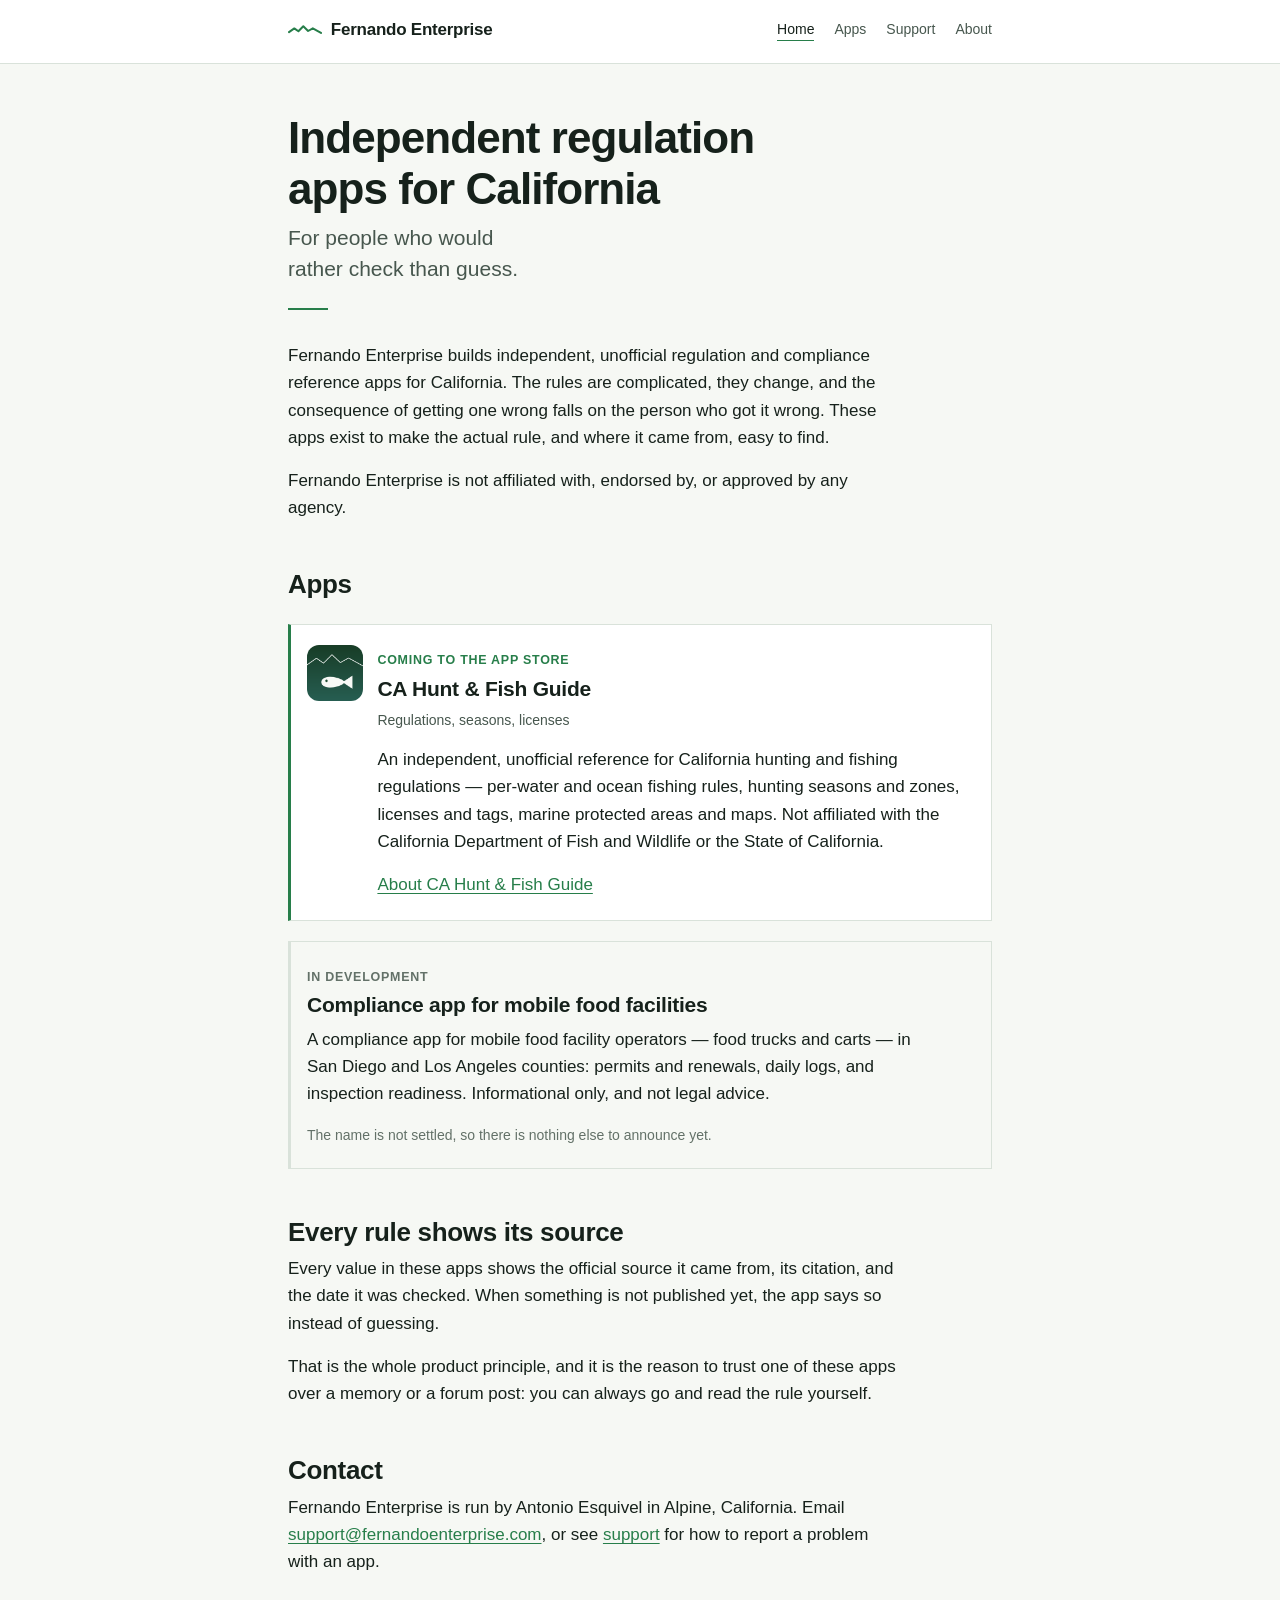
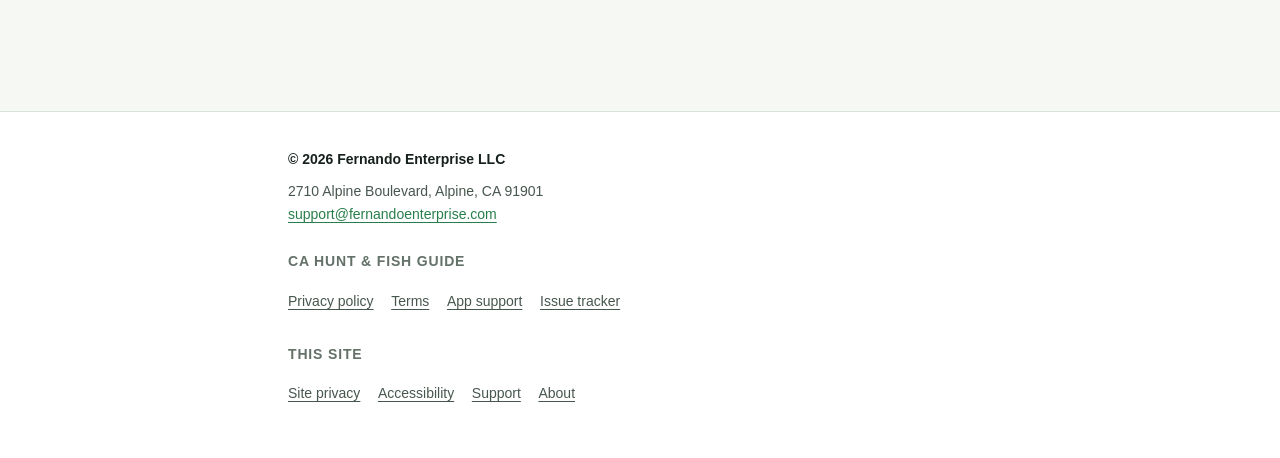
<file: index.html>
<!DOCTYPE html>
<html lang="en">
<head>
<meta charset="utf-8">
<meta name="viewport" content="width=device-width, initial-scale=1">
<title>Fernando Enterprise — California regulation reference apps</title>
<meta name="description" content="Fernando Enterprise builds independent, unofficial regulation and compliance reference apps for California. Every rule shows its official source, citation and check date.">
<link rel="canonical" href="https://fernandoenterprise.com/">
<meta property="og:type" content="website">
<meta property="og:site_name" content="Fernando Enterprise">
<meta property="og:title" content="Fernando Enterprise — California regulation reference apps">
<meta property="og:description" content="Fernando Enterprise builds independent, unofficial regulation and compliance reference apps for California. Every rule shows its official source, citation and check date.">
<meta property="og:url" content="https://fernandoenterprise.com/">
<meta property="og:image" content="https://fernandoenterprise.com/assets/og-image.png">
<meta property="og:image:width" content="1200">
<meta property="og:image:height" content="630">
<meta property="og:image:alt" content="Fernando Enterprise: independent regulation apps for California">
<meta name="twitter:card" content="summary_large_image">
<link rel="icon" href="/assets/favicon.svg" type="image/svg+xml">
<link rel="icon" href="/assets/favicon-32.png" sizes="32x32" type="image/png">
<link rel="apple-touch-icon" href="/apple-touch-icon.png">
<link rel="stylesheet" href="/assets/site.css">
</head>
<body>
<a class="skip" href="#main">Skip to content</a>

<header class="site-header">
  <div class="wrap">
    <a class="wordmark" href="/">
      <svg class="ridge" width="34" height="10" viewBox="-1 0 34 10" aria-hidden="true" focusable="false">
        <polyline points="0,7.1 5.3,3.4 9.4,6.3 14.3,1.3 19.1,6 23.8,3.3 32,7.9"/>
      </svg>
      Fernando Enterprise
    </a>
    <nav class="site-nav" aria-label="Main">
      <ul>
        <li><a href="/" aria-current="page">Home</a></li>
        <li><a href="/#apps">Apps</a></li>
        <li><a href="/support/">Support</a></li>
        <li><a href="/about/">About</a></li>
      </ul>
    </nav>
  </div>
</header>

<main id="main">
  <div class="wrap page">
    <h1>Independent regulation apps for California</h1>
    <p class="lede">For people who would rather check than guess.</p>
    <hr class="title-rule">

    <p>Fernando Enterprise builds independent, unofficial regulation and compliance
    reference apps for California. The rules are complicated, they change, and the
    consequence of getting one wrong falls on the person who got it wrong. These apps
    exist to make the actual rule, and where it came from, easy to find.</p>

    <p>Fernando Enterprise is not affiliated with, endorsed by, or approved by any agency.</p>

    <section class="section" id="apps" aria-labelledby="apps-h">
      <h2 id="apps-h">Apps</h2>

      <ul class="products">
        <li class="product">
          <div class="product-head">
            <img src="/assets/app-icon-192.png" width="56" height="56"
                 alt="CA Hunt &amp; Fish Guide app icon: a white fish beneath a ridge line on a green field.">
            <div class="product-body">
              <p class="status">Coming to the App Store</p>
              <h3>CA Hunt &amp; Fish Guide</h3>
              <p class="subtitle">Regulations, seasons, licenses</p>
              <p>An independent, unofficial reference for California hunting and fishing
              regulations — per-water and ocean fishing rules, hunting seasons and zones,
              licenses and tags, marine protected areas and maps. Not affiliated with the
              California Department of Fish and Wildlife or the State of California.</p>
              <p><a href="/apps/ca-hunt-fish-guide/">About CA Hunt &amp; Fish Guide</a></p>
            </div>
          </div>
        </li>

        <li class="product product--pending">
          <p class="status status--pending">In development</p>
          <h3>Compliance app for mobile food facilities</h3>
          <p>A compliance app for mobile food facility operators — food trucks and carts —
          in San Diego and Los Angeles counties: permits and renewals, daily logs, and
          inspection readiness. Informational only, and not legal advice.</p>
          <p class="note">The name is not settled, so there is nothing else to announce yet.</p>
        </li>
      </ul>
    </section>

    <section class="section" aria-labelledby="source-h">
      <h2 id="source-h">Every rule shows its source</h2>
      <p>Every value in these apps shows the official source it came from, its citation,
      and the date it was checked. When something is not published yet, the app says so
      instead of guessing.</p>
      <p>That is the whole product principle, and it is the reason to trust one of these
      apps over a memory or a forum post: you can always go and read the rule yourself.</p>
    </section>

    <section class="section" aria-labelledby="contact-h">
      <h2 id="contact-h">Contact</h2>
      <p>Fernando Enterprise is run by Antonio Esquivel in Alpine, California.
      Email <a href="mailto:support@fernandoenterprise.com">support@fernandoenterprise.com</a>,
      or see <a href="/support/">support</a> for how to report a problem with an app.</p>
    </section>
  </div>
</main>

<footer class="site-footer">
  <div class="wrap">
    <p class="legal">&copy; 2026 Fernando Enterprise LLC</p>
    <address>
      2710 Alpine Boulevard, Alpine, CA 91901<br>
      <a href="mailto:support@fernandoenterprise.com">support@fernandoenterprise.com</a>
    </address>

    <div class="footer-group">
      <h2>CA Hunt &amp; Fish Guide</h2>
      <ul class="footer-links">
        <li><a href="https://fernando-enterprise-llc.github.io/ca-hunt-fish-releases/privacy.html">Privacy policy</a></li>
        <li><a href="https://fernando-enterprise-llc.github.io/ca-hunt-fish-releases/terms.html">Terms</a></li>
        <li><a href="https://fernando-enterprise-llc.github.io/ca-hunt-fish-releases/support.html">App support</a></li>
        <li><a href="https://github.com/Fernando-Enterprise-LLC/ca-hunt-fish-releases/issues">Issue tracker</a></li>
      </ul>
    </div>

    <div class="footer-group">
      <h2>This site</h2>
      <ul class="footer-links">
        <li><a href="/privacy/">Site privacy</a></li>
        <li><a href="/accessibility/">Accessibility</a></li>
        <li><a href="/support/">Support</a></li>
        <li><a href="/about/">About</a></li>
      </ul>
    </div>
  </div>
</footer>
</body>
</html>
</file>
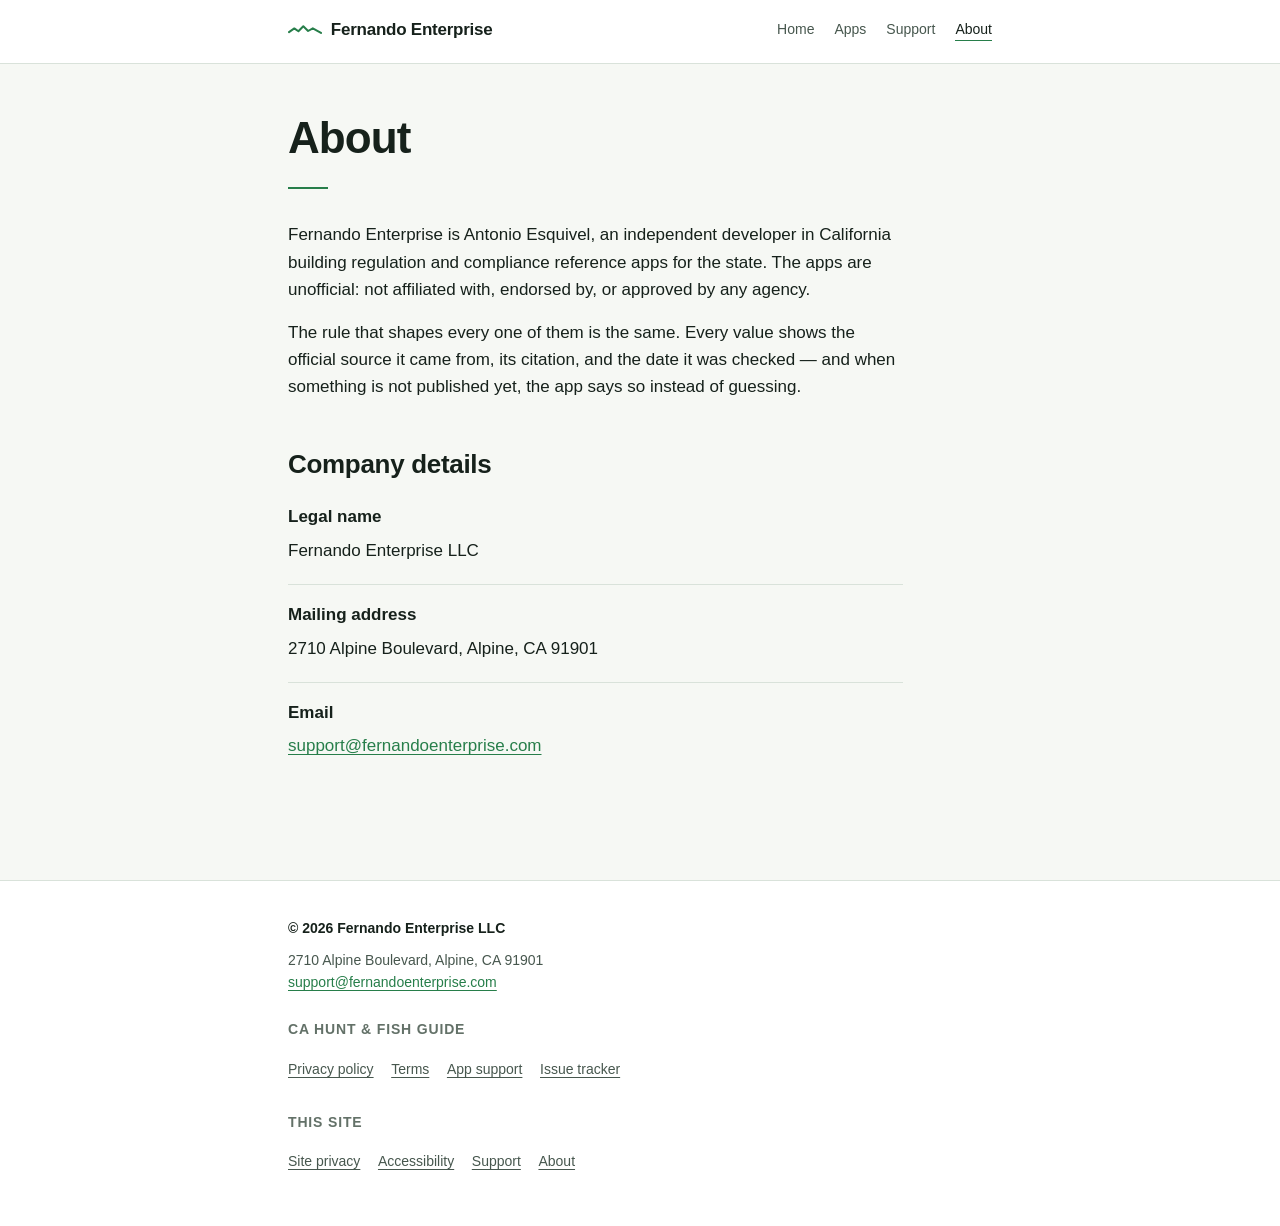
<file: about/index.html>
<!DOCTYPE html>
<html lang="en">
<head>
<meta charset="utf-8">
<meta name="viewport" content="width=device-width, initial-scale=1">
<title>About — Fernando Enterprise</title>
<meta name="description" content="Fernando Enterprise is Antonio Esquivel, an independent developer in California building regulation and compliance reference apps that show their sources.">
<link rel="canonical" href="https://fernandoenterprise.com/about/">
<meta property="og:type" content="website">
<meta property="og:site_name" content="Fernando Enterprise">
<meta property="og:title" content="About — Fernando Enterprise">
<meta property="og:description" content="Fernando Enterprise is Antonio Esquivel, an independent developer in California building regulation and compliance reference apps that show their sources.">
<meta property="og:url" content="https://fernandoenterprise.com/about/">
<meta property="og:image" content="https://fernandoenterprise.com/assets/og-image.png">
<meta property="og:image:width" content="1200">
<meta property="og:image:height" content="630">
<meta property="og:image:alt" content="Fernando Enterprise: independent regulation apps for California">
<meta name="twitter:card" content="summary_large_image">
<link rel="icon" href="/assets/favicon.svg" type="image/svg+xml">
<link rel="icon" href="/assets/favicon-32.png" sizes="32x32" type="image/png">
<link rel="apple-touch-icon" href="/apple-touch-icon.png">
<link rel="stylesheet" href="/assets/site.css">
</head>
<body>
<a class="skip" href="#main">Skip to content</a>

<header class="site-header">
  <div class="wrap">
    <a class="wordmark" href="/">
      <svg class="ridge" width="34" height="10" viewBox="-1 0 34 10" aria-hidden="true" focusable="false">
        <polyline points="0,7.1 5.3,3.4 9.4,6.3 14.3,1.3 19.1,6 23.8,3.3 32,7.9"/>
      </svg>
      Fernando Enterprise
    </a>
    <nav class="site-nav" aria-label="Main">
      <ul>
        <li><a href="/">Home</a></li>
        <li><a href="/#apps">Apps</a></li>
        <li><a href="/support/">Support</a></li>
        <li><a href="/about/" aria-current="page">About</a></li>
      </ul>
    </nav>
  </div>
</header>

<main id="main">
  <div class="wrap page">
    <h1>About</h1>
    <hr class="title-rule">

    <p>Fernando Enterprise is Antonio Esquivel, an independent developer in California
    building regulation and compliance reference apps for the state. The apps are
    unofficial: not affiliated with, endorsed by, or approved by any agency.</p>

    <p>The rule that shapes every one of them is the same. Every value shows the official
    source it came from, its citation, and the date it was checked — and when something
    is not published yet, the app says so instead of guessing.</p>

    <section class="section" aria-labelledby="details-h">
      <h2 id="details-h">Company details</h2>
      <dl class="tiers">
        <dt>Legal name</dt>
        <dd>Fernando Enterprise LLC</dd>

        <dt>Mailing address</dt>
        <dd><address>2710 Alpine Boulevard, Alpine, CA 91901</address></dd>

        <dt>Email</dt>
        <dd><a href="mailto:support@fernandoenterprise.com">support@fernandoenterprise.com</a></dd>
      </dl>
    </section>
  </div>
</main>

<footer class="site-footer">
  <div class="wrap">
    <p class="legal">&copy; 2026 Fernando Enterprise LLC</p>
    <address>
      2710 Alpine Boulevard, Alpine, CA 91901<br>
      <a href="mailto:support@fernandoenterprise.com">support@fernandoenterprise.com</a>
    </address>

    <div class="footer-group">
      <h2>CA Hunt &amp; Fish Guide</h2>
      <ul class="footer-links">
        <li><a href="https://fernando-enterprise-llc.github.io/ca-hunt-fish-releases/privacy.html">Privacy policy</a></li>
        <li><a href="https://fernando-enterprise-llc.github.io/ca-hunt-fish-releases/terms.html">Terms</a></li>
        <li><a href="https://fernando-enterprise-llc.github.io/ca-hunt-fish-releases/support.html">App support</a></li>
        <li><a href="https://github.com/Fernando-Enterprise-LLC/ca-hunt-fish-releases/issues">Issue tracker</a></li>
      </ul>
    </div>

    <div class="footer-group">
      <h2>This site</h2>
      <ul class="footer-links">
        <li><a href="/privacy/">Site privacy</a></li>
        <li><a href="/accessibility/">Accessibility</a></li>
        <li><a href="/support/">Support</a></li>
        <li><a href="/about/">About</a></li>
      </ul>
    </div>
  </div>
</footer>
</body>
</html>
</file>
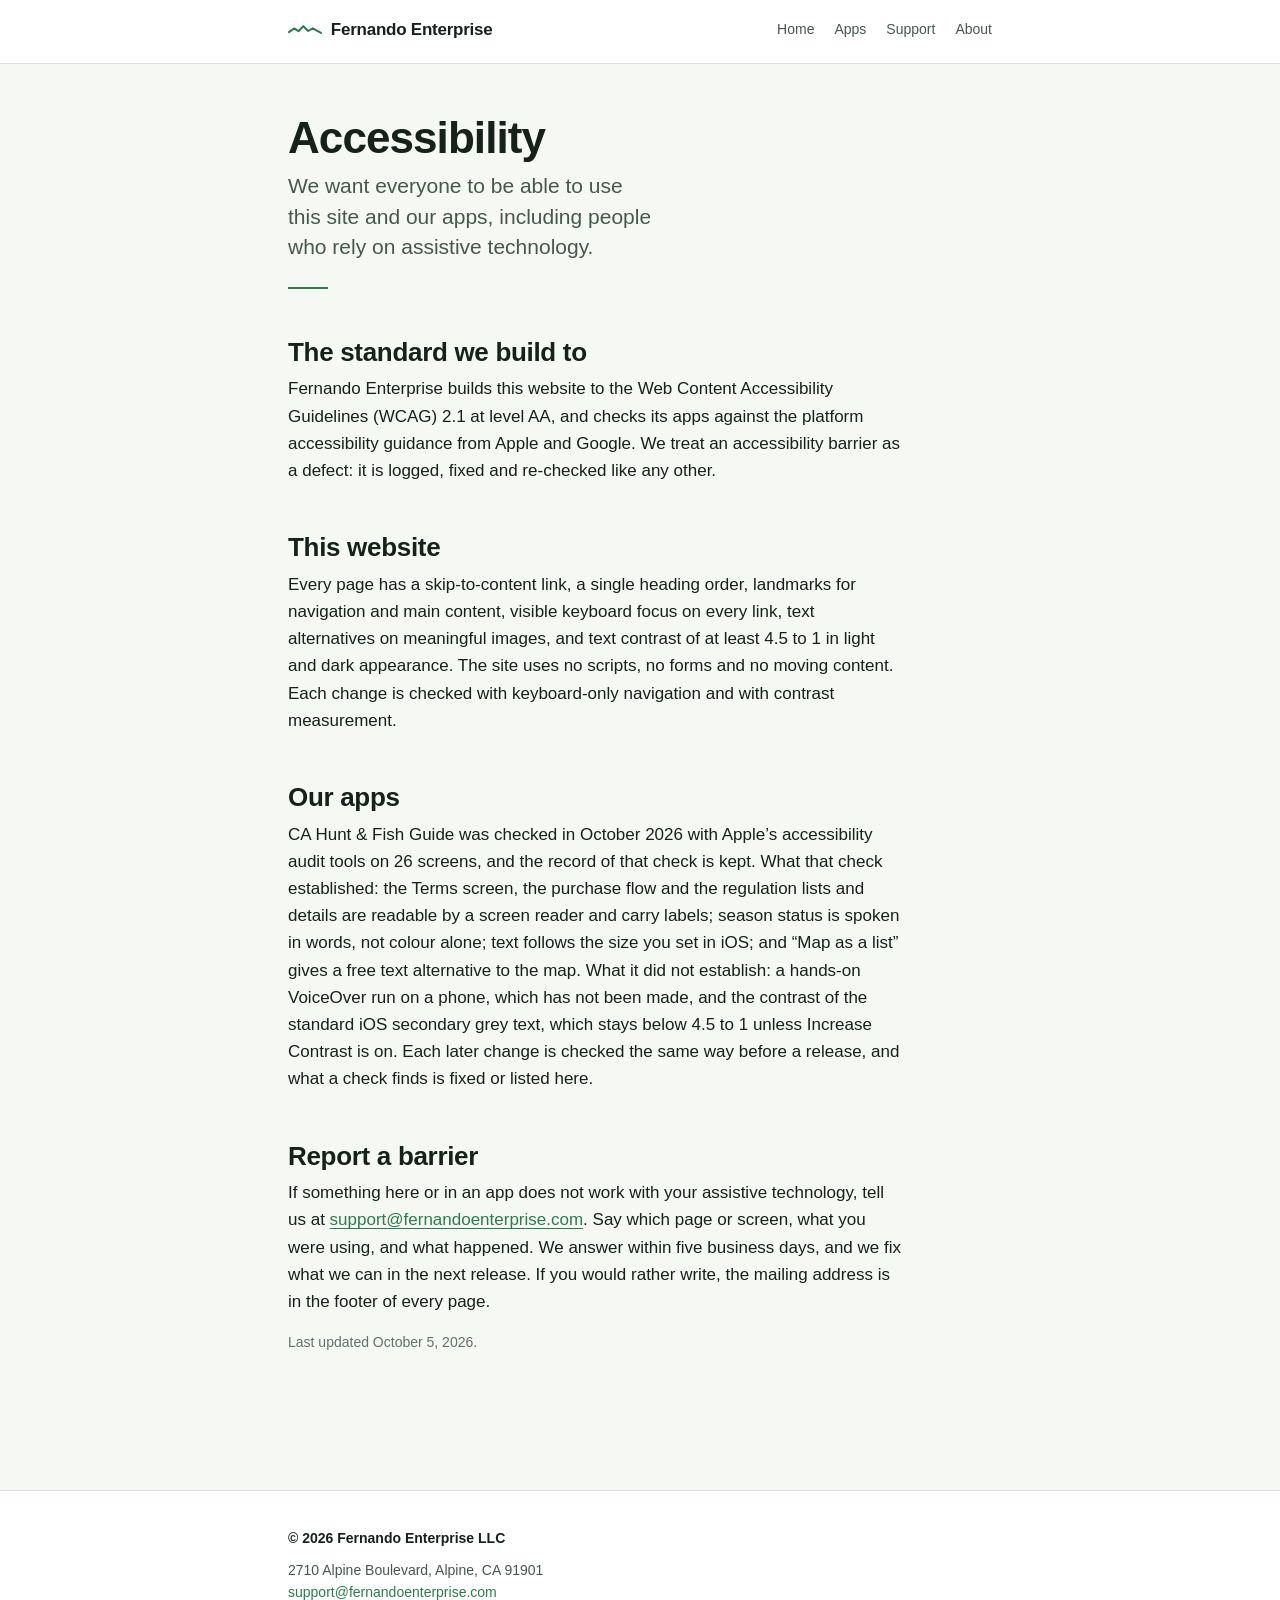
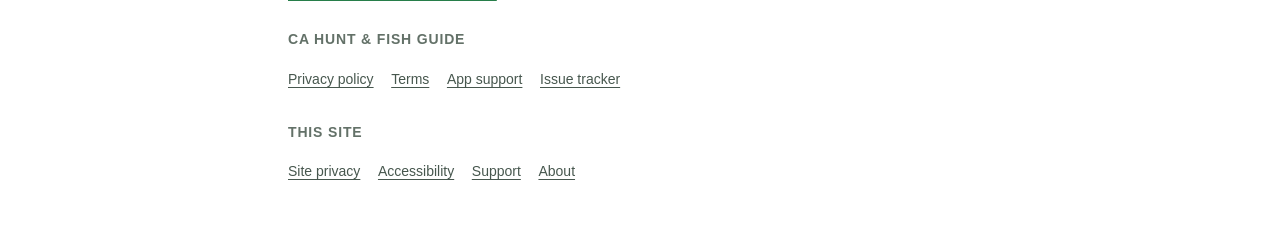
<file: accessibility/index.html>
<!DOCTYPE html>
<html lang="en">
<head>
<meta charset="utf-8">
<meta name="viewport" content="width=device-width, initial-scale=1">
<title>Accessibility — Fernando Enterprise</title>
<meta name="description" content="The accessibility statement for fernandoenterprise.com and the apps Fernando Enterprise publishes: the standard we build to, what has been checked, and how to report a barrier.">
<link rel="canonical" href="https://fernandoenterprise.com/accessibility/">
<meta property="og:type" content="website">
<meta property="og:site_name" content="Fernando Enterprise">
<meta property="og:title" content="Accessibility — Fernando Enterprise">
<meta property="og:description" content="The accessibility statement for fernandoenterprise.com and the apps Fernando Enterprise publishes: the standard we build to, what has been checked, and how to report a barrier.">
<meta property="og:url" content="https://fernandoenterprise.com/accessibility/">
<meta property="og:image" content="https://fernandoenterprise.com/assets/og-image.png">
<meta property="og:image:width" content="1200">
<meta property="og:image:height" content="630">
<meta property="og:image:alt" content="Fernando Enterprise: independent regulation apps for California">
<meta name="twitter:card" content="summary_large_image">
<link rel="icon" href="/assets/favicon.svg" type="image/svg+xml">
<link rel="icon" href="/assets/favicon-32.png" sizes="32x32" type="image/png">
<link rel="apple-touch-icon" href="/apple-touch-icon.png">
<link rel="stylesheet" href="/assets/site.css">
</head>
<body>
<a class="skip" href="#main">Skip to content</a>

<header class="site-header">
  <div class="wrap">
    <a class="wordmark" href="/">
      <svg class="ridge" width="34" height="10" viewBox="-1 0 34 10" aria-hidden="true" focusable="false">
        <polyline points="0,7.1 5.3,3.4 9.4,6.3 14.3,1.3 19.1,6 23.8,3.3 32,7.9"/>
      </svg>
      Fernando Enterprise
    </a>
    <nav class="site-nav" aria-label="Main">
      <ul>
        <li><a href="/">Home</a></li>
        <li><a href="/#apps">Apps</a></li>
        <li><a href="/support/">Support</a></li>
        <li><a href="/about/">About</a></li>
      </ul>
    </nav>
  </div>
</header>

<main id="main">
  <div class="wrap page">
    <h1>Accessibility</h1>
    <p class="lede">We want everyone to be able to use this site and our apps, including people who rely on assistive technology.</p>
    <hr class="title-rule">

    <section class="section" aria-labelledby="standard-h">
      <h2 id="standard-h">The standard we build to</h2>
      <p>Fernando Enterprise builds this website to the Web Content Accessibility Guidelines
      (WCAG) 2.1 at level AA, and checks its apps against the platform accessibility guidance from
      Apple and Google. We treat an accessibility barrier as a defect: it is logged, fixed
      and re-checked like any other.</p>
    </section>

    <section class="section" aria-labelledby="site-h">
      <h2 id="site-h">This website</h2>
      <p>Every page has a skip-to-content link, a single heading order, landmarks for
      navigation and main content, visible keyboard focus on every link, text alternatives
      on meaningful images, and text contrast of at least 4.5 to 1 in light and dark
      appearance. The site uses no scripts, no forms and no moving content. Each change is
      checked with keyboard-only navigation and with contrast measurement.</p>
    </section>

    <section class="section" aria-labelledby="apps-h">
      <h2 id="apps-h">Our apps</h2>
      <p>CA Hunt &amp; Fish Guide was checked in October 2026 with Apple&rsquo;s accessibility audit
      tools on 26 screens, and the record of that check is kept. What that check established:
      the Terms screen, the purchase flow and the regulation lists and details are readable by a
      screen reader and carry labels; season status is spoken in words, not colour alone; text
      follows the size you set in iOS; and &ldquo;Map as a list&rdquo; gives a free text alternative
      to the map. What it did not establish: a hands-on VoiceOver run on a phone, which has not
      been made, and the contrast of the standard iOS secondary grey text, which stays below
      4.5 to 1 unless Increase Contrast is on. Each later change is checked the same way before
      a release, and what a check finds is fixed or listed here.</p>
    </section>

    <section class="section" aria-labelledby="report-h">
      <h2 id="report-h">Report a barrier</h2>
      <p>If something here or in an app does not work with your assistive technology, tell
      us at <a href="mailto:support@fernandoenterprise.com">support@fernandoenterprise.com</a>.
      Say which page or screen, what you were using, and what happened. We answer within
      five business days, and we fix what we can in the next release. If you would rather
      write, the mailing address is in the footer of every page.</p>
    </section>

    <p class="note">Last updated October 5, 2026.</p>
  </div>
</main>

<footer class="site-footer">
  <div class="wrap">
    <p class="legal">&copy; 2026 Fernando Enterprise LLC</p>
    <address>
      2710 Alpine Boulevard, Alpine, CA 91901<br>
      <a href="mailto:support@fernandoenterprise.com">support@fernandoenterprise.com</a>
    </address>

    <div class="footer-group">
      <h2>CA Hunt &amp; Fish Guide</h2>
      <ul class="footer-links">
        <li><a href="https://fernando-enterprise-llc.github.io/ca-hunt-fish-releases/privacy.html">Privacy policy</a></li>
        <li><a href="https://fernando-enterprise-llc.github.io/ca-hunt-fish-releases/terms.html">Terms</a></li>
        <li><a href="https://fernando-enterprise-llc.github.io/ca-hunt-fish-releases/support.html">App support</a></li>
        <li><a href="https://github.com/Fernando-Enterprise-LLC/ca-hunt-fish-releases/issues">Issue tracker</a></li>
      </ul>
    </div>

    <div class="footer-group">
      <h2>This site</h2>
      <ul class="footer-links">
        <li><a href="/privacy/">Site privacy</a></li>
        <li><a href="/accessibility/">Accessibility</a></li>
        <li><a href="/support/">Support</a></li>
        <li><a href="/about/">About</a></li>
      </ul>
    </div>
  </div>
</footer>
</body>
</html>
</file>
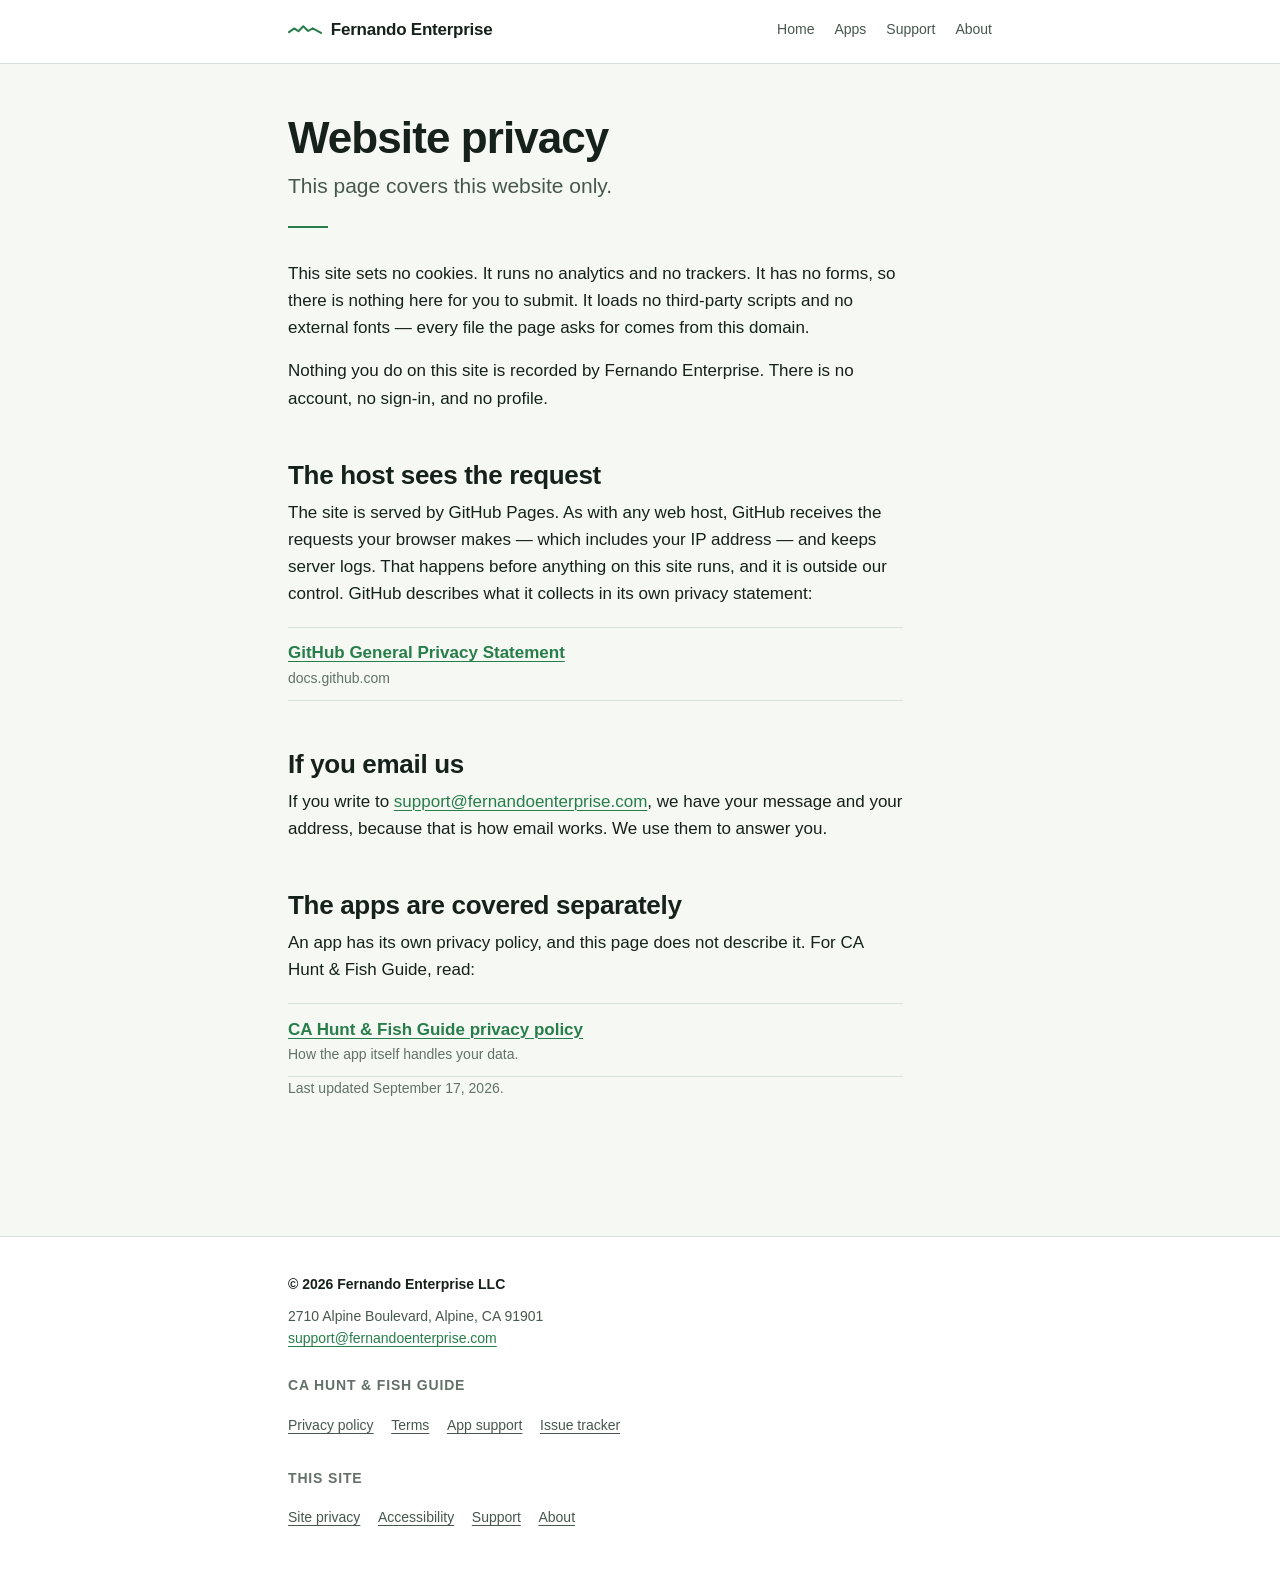
<file: privacy/index.html>
<!DOCTYPE html>
<html lang="en">
<head>
<meta charset="utf-8">
<meta name="viewport" content="width=device-width, initial-scale=1">
<title>Website privacy — Fernando Enterprise</title>
<meta name="description" content="The privacy statement for fernandoenterprise.com: no cookies, no analytics, no forms, no third-party scripts. GitHub Pages hosts the site and receives the request logs.">
<link rel="canonical" href="https://fernandoenterprise.com/privacy/">
<meta property="og:type" content="website">
<meta property="og:site_name" content="Fernando Enterprise">
<meta property="og:title" content="Website privacy — Fernando Enterprise">
<meta property="og:description" content="The privacy statement for fernandoenterprise.com: no cookies, no analytics, no forms, no third-party scripts. GitHub Pages hosts the site and receives the request logs.">
<meta property="og:url" content="https://fernandoenterprise.com/privacy/">
<meta property="og:image" content="https://fernandoenterprise.com/assets/og-image.png">
<meta property="og:image:width" content="1200">
<meta property="og:image:height" content="630">
<meta property="og:image:alt" content="Fernando Enterprise: independent regulation apps for California">
<meta name="twitter:card" content="summary_large_image">
<link rel="icon" href="/assets/favicon.svg" type="image/svg+xml">
<link rel="icon" href="/assets/favicon-32.png" sizes="32x32" type="image/png">
<link rel="apple-touch-icon" href="/apple-touch-icon.png">
<link rel="stylesheet" href="/assets/site.css">
</head>
<body>
<a class="skip" href="#main">Skip to content</a>

<header class="site-header">
  <div class="wrap">
    <a class="wordmark" href="/">
      <svg class="ridge" width="34" height="10" viewBox="-1 0 34 10" aria-hidden="true" focusable="false">
        <polyline points="0,7.1 5.3,3.4 9.4,6.3 14.3,1.3 19.1,6 23.8,3.3 32,7.9"/>
      </svg>
      Fernando Enterprise
    </a>
    <nav class="site-nav" aria-label="Main">
      <ul>
        <li><a href="/">Home</a></li>
        <li><a href="/#apps">Apps</a></li>
        <li><a href="/support/">Support</a></li>
        <li><a href="/about/">About</a></li>
      </ul>
    </nav>
  </div>
</header>

<main id="main">
  <div class="wrap page">
    <h1>Website privacy</h1>
    <p class="lede">This page covers this website only.</p>
    <hr class="title-rule">

    <p>This site sets no cookies. It runs no analytics and no trackers. It has no forms,
    so there is nothing here for you to submit. It loads no third-party scripts and no
    external fonts — every file the page asks for comes from this domain.</p>

    <p>Nothing you do on this site is recorded by Fernando Enterprise. There is no
    account, no sign-in, and no profile.</p>

    <section class="section" aria-labelledby="host-h">
      <h2 id="host-h">The host sees the request</h2>
      <p>The site is served by GitHub Pages. As with any web host, GitHub receives the
      requests your browser makes — which includes your IP address — and keeps server
      logs. That happens before anything on this site runs, and it is outside our
      control. GitHub describes what it collects in its own privacy statement:</p>
      <ul class="linklist">
        <li><a href="https://docs.github.com/en/site-policy/privacy-policies/github-general-privacy-statement">GitHub General Privacy Statement</a>
            <span>docs.github.com</span></li>
      </ul>
    </section>

    <section class="section" aria-labelledby="mail-h">
      <h2 id="mail-h">If you email us</h2>
      <p>If you write to <a href="mailto:support@fernandoenterprise.com">support@fernandoenterprise.com</a>,
      we have your message and your address, because that is how email works. We use them
      to answer you.</p>
    </section>

    <section class="section" aria-labelledby="app-h">
      <h2 id="app-h">The apps are covered separately</h2>
      <p>An app has its own privacy policy, and this page does not describe it.
      For CA Hunt &amp; Fish Guide, read:</p>
      <ul class="linklist">
        <li><a href="https://fernando-enterprise-llc.github.io/ca-hunt-fish-releases/privacy.html">CA Hunt &amp; Fish Guide privacy policy</a>
            <span>How the app itself handles your data.</span></li>
      </ul>
    </section>

    <p class="note">Last updated September 17, 2026.</p>
  </div>
</main>

<footer class="site-footer">
  <div class="wrap">
    <p class="legal">&copy; 2026 Fernando Enterprise LLC</p>
    <address>
      2710 Alpine Boulevard, Alpine, CA 91901<br>
      <a href="mailto:support@fernandoenterprise.com">support@fernandoenterprise.com</a>
    </address>

    <div class="footer-group">
      <h2>CA Hunt &amp; Fish Guide</h2>
      <ul class="footer-links">
        <li><a href="https://fernando-enterprise-llc.github.io/ca-hunt-fish-releases/privacy.html">Privacy policy</a></li>
        <li><a href="https://fernando-enterprise-llc.github.io/ca-hunt-fish-releases/terms.html">Terms</a></li>
        <li><a href="https://fernando-enterprise-llc.github.io/ca-hunt-fish-releases/support.html">App support</a></li>
        <li><a href="https://github.com/Fernando-Enterprise-LLC/ca-hunt-fish-releases/issues">Issue tracker</a></li>
      </ul>
    </div>

    <div class="footer-group">
      <h2>This site</h2>
      <ul class="footer-links">
        <li><a href="/privacy/">Site privacy</a></li>
        <li><a href="/accessibility/">Accessibility</a></li>
        <li><a href="/support/">Support</a></li>
        <li><a href="/about/">About</a></li>
      </ul>
    </div>
  </div>
</footer>
</body>
</html>
</file>
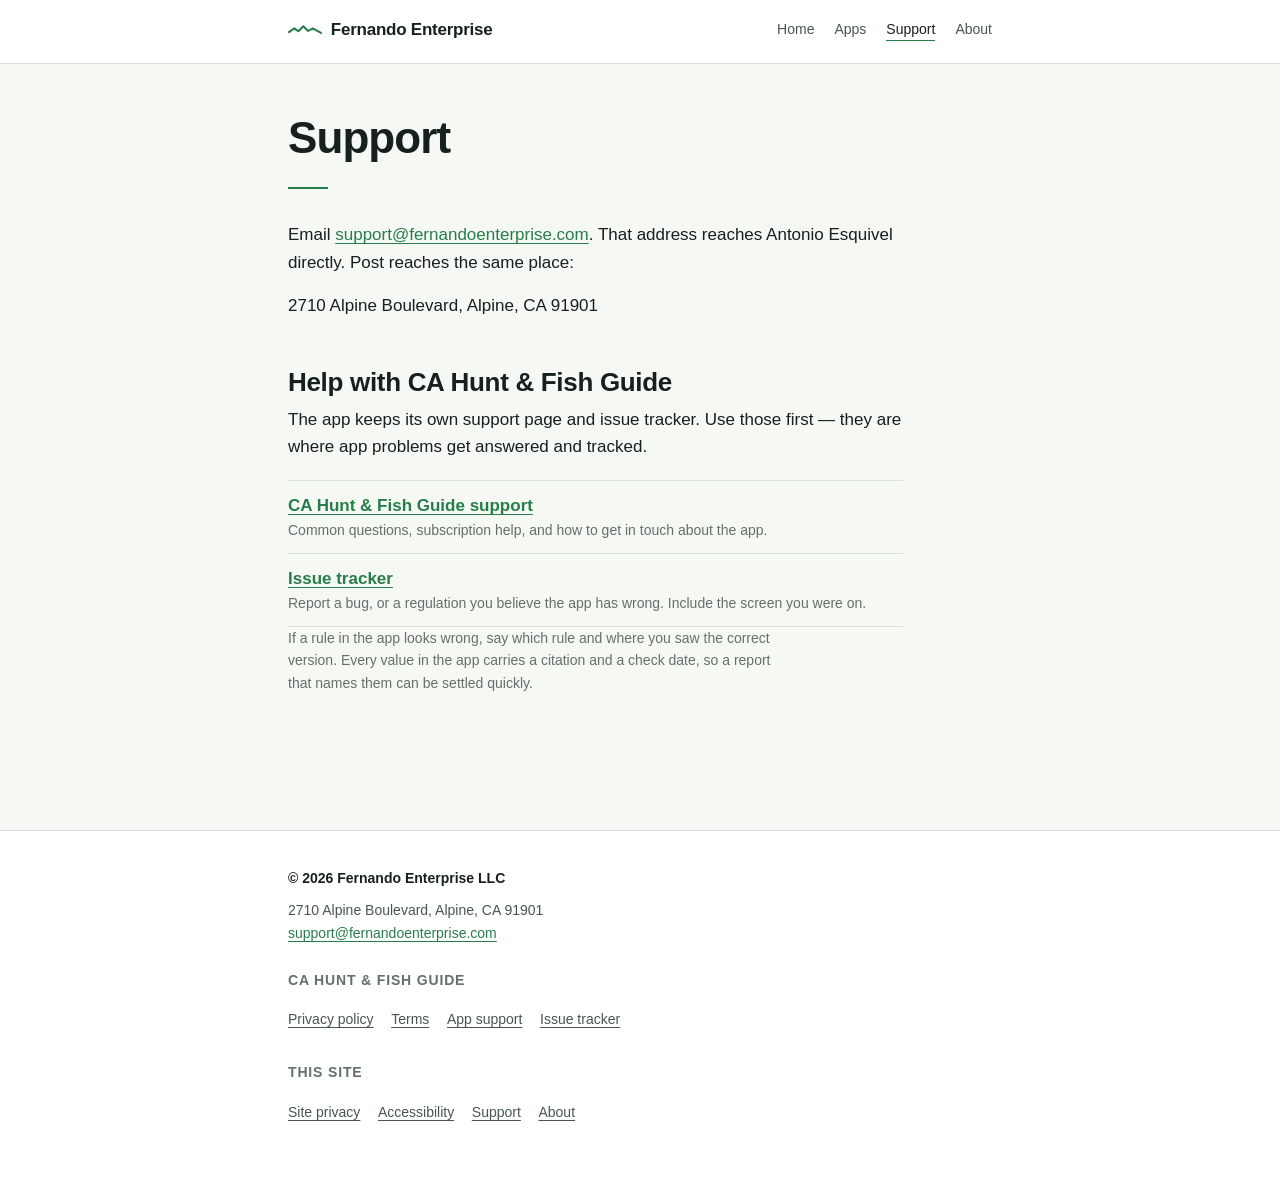
<file: support/index.html>
<!DOCTYPE html>
<html lang="en">
<head>
<meta charset="utf-8">
<meta name="viewport" content="width=device-width, initial-scale=1">
<title>Support — Fernando Enterprise</title>
<meta name="description" content="How to reach Fernando Enterprise: email support@fernandoenterprise.com, or use the CA Hunt &amp; Fish Guide support page and issue tracker for app problems.">
<link rel="canonical" href="https://fernandoenterprise.com/support/">
<meta property="og:type" content="website">
<meta property="og:site_name" content="Fernando Enterprise">
<meta property="og:title" content="Support — Fernando Enterprise">
<meta property="og:description" content="How to reach Fernando Enterprise: email support@fernandoenterprise.com, or use the CA Hunt &amp; Fish Guide support page and issue tracker for app problems.">
<meta property="og:url" content="https://fernandoenterprise.com/support/">
<meta property="og:image" content="https://fernandoenterprise.com/assets/og-image.png">
<meta property="og:image:width" content="1200">
<meta property="og:image:height" content="630">
<meta property="og:image:alt" content="Fernando Enterprise: independent regulation apps for California">
<meta name="twitter:card" content="summary_large_image">
<link rel="icon" href="/assets/favicon.svg" type="image/svg+xml">
<link rel="icon" href="/assets/favicon-32.png" sizes="32x32" type="image/png">
<link rel="apple-touch-icon" href="/apple-touch-icon.png">
<link rel="stylesheet" href="/assets/site.css">
</head>
<body>
<a class="skip" href="#main">Skip to content</a>

<header class="site-header">
  <div class="wrap">
    <a class="wordmark" href="/">
      <svg class="ridge" width="34" height="10" viewBox="-1 0 34 10" aria-hidden="true" focusable="false">
        <polyline points="0,7.1 5.3,3.4 9.4,6.3 14.3,1.3 19.1,6 23.8,3.3 32,7.9"/>
      </svg>
      Fernando Enterprise
    </a>
    <nav class="site-nav" aria-label="Main">
      <ul>
        <li><a href="/">Home</a></li>
        <li><a href="/#apps">Apps</a></li>
        <li><a href="/support/" aria-current="page">Support</a></li>
        <li><a href="/about/">About</a></li>
      </ul>
    </nav>
  </div>
</header>

<main id="main">
  <div class="wrap page">
    <h1>Support</h1>
    <hr class="title-rule">

    <p>Email <a href="mailto:support@fernandoenterprise.com">support@fernandoenterprise.com</a>.
    That address reaches Antonio Esquivel directly. Post reaches the same place:</p>

    <address>2710 Alpine Boulevard, Alpine, CA 91901</address>

    <section class="section" aria-labelledby="app-h">
      <h2 id="app-h">Help with CA Hunt &amp; Fish Guide</h2>
      <p>The app keeps its own support page and issue tracker. Use those first —
      they are where app problems get answered and tracked.</p>
      <ul class="linklist">
        <li><a href="https://fernando-enterprise-llc.github.io/ca-hunt-fish-releases/support.html">CA Hunt &amp; Fish Guide support</a>
            <span>Common questions, subscription help, and how to get in touch about the app.</span></li>
        <li><a href="https://github.com/Fernando-Enterprise-LLC/ca-hunt-fish-releases/issues">Issue tracker</a>
            <span>Report a bug, or a regulation you believe the app has wrong. Include the screen you were on.</span></li>
      </ul>
      <p class="note">If a rule in the app looks wrong, say which rule and where you
      saw the correct version. Every value in the app carries a citation and a check
      date, so a report that names them can be settled quickly.</p>
    </section>
  </div>
</main>

<footer class="site-footer">
  <div class="wrap">
    <p class="legal">&copy; 2026 Fernando Enterprise LLC</p>
    <address>
      2710 Alpine Boulevard, Alpine, CA 91901<br>
      <a href="mailto:support@fernandoenterprise.com">support@fernandoenterprise.com</a>
    </address>

    <div class="footer-group">
      <h2>CA Hunt &amp; Fish Guide</h2>
      <ul class="footer-links">
        <li><a href="https://fernando-enterprise-llc.github.io/ca-hunt-fish-releases/privacy.html">Privacy policy</a></li>
        <li><a href="https://fernando-enterprise-llc.github.io/ca-hunt-fish-releases/terms.html">Terms</a></li>
        <li><a href="https://fernando-enterprise-llc.github.io/ca-hunt-fish-releases/support.html">App support</a></li>
        <li><a href="https://github.com/Fernando-Enterprise-LLC/ca-hunt-fish-releases/issues">Issue tracker</a></li>
      </ul>
    </div>

    <div class="footer-group">
      <h2>This site</h2>
      <ul class="footer-links">
        <li><a href="/privacy/">Site privacy</a></li>
        <li><a href="/accessibility/">Accessibility</a></li>
        <li><a href="/support/">Support</a></li>
        <li><a href="/about/">About</a></li>
      </ul>
    </div>
  </div>
</footer>
</body>
</html>
</file>
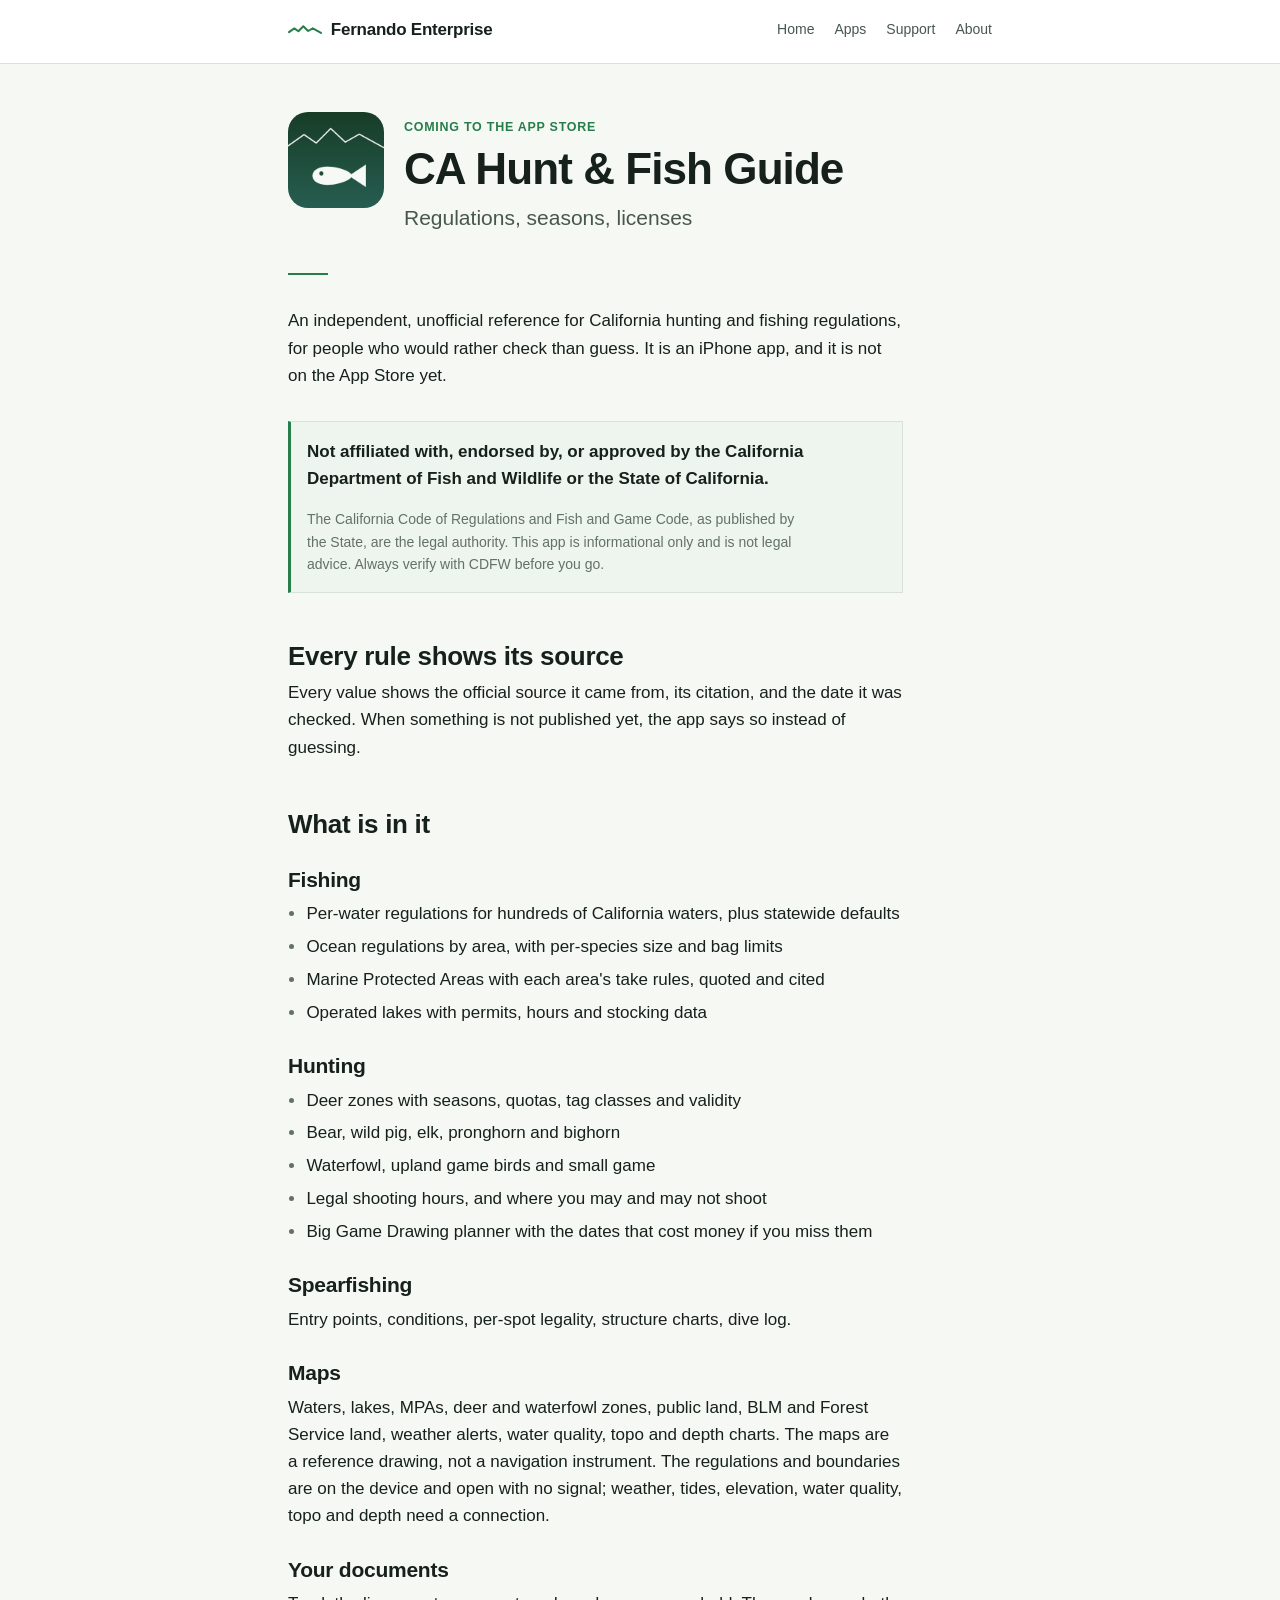
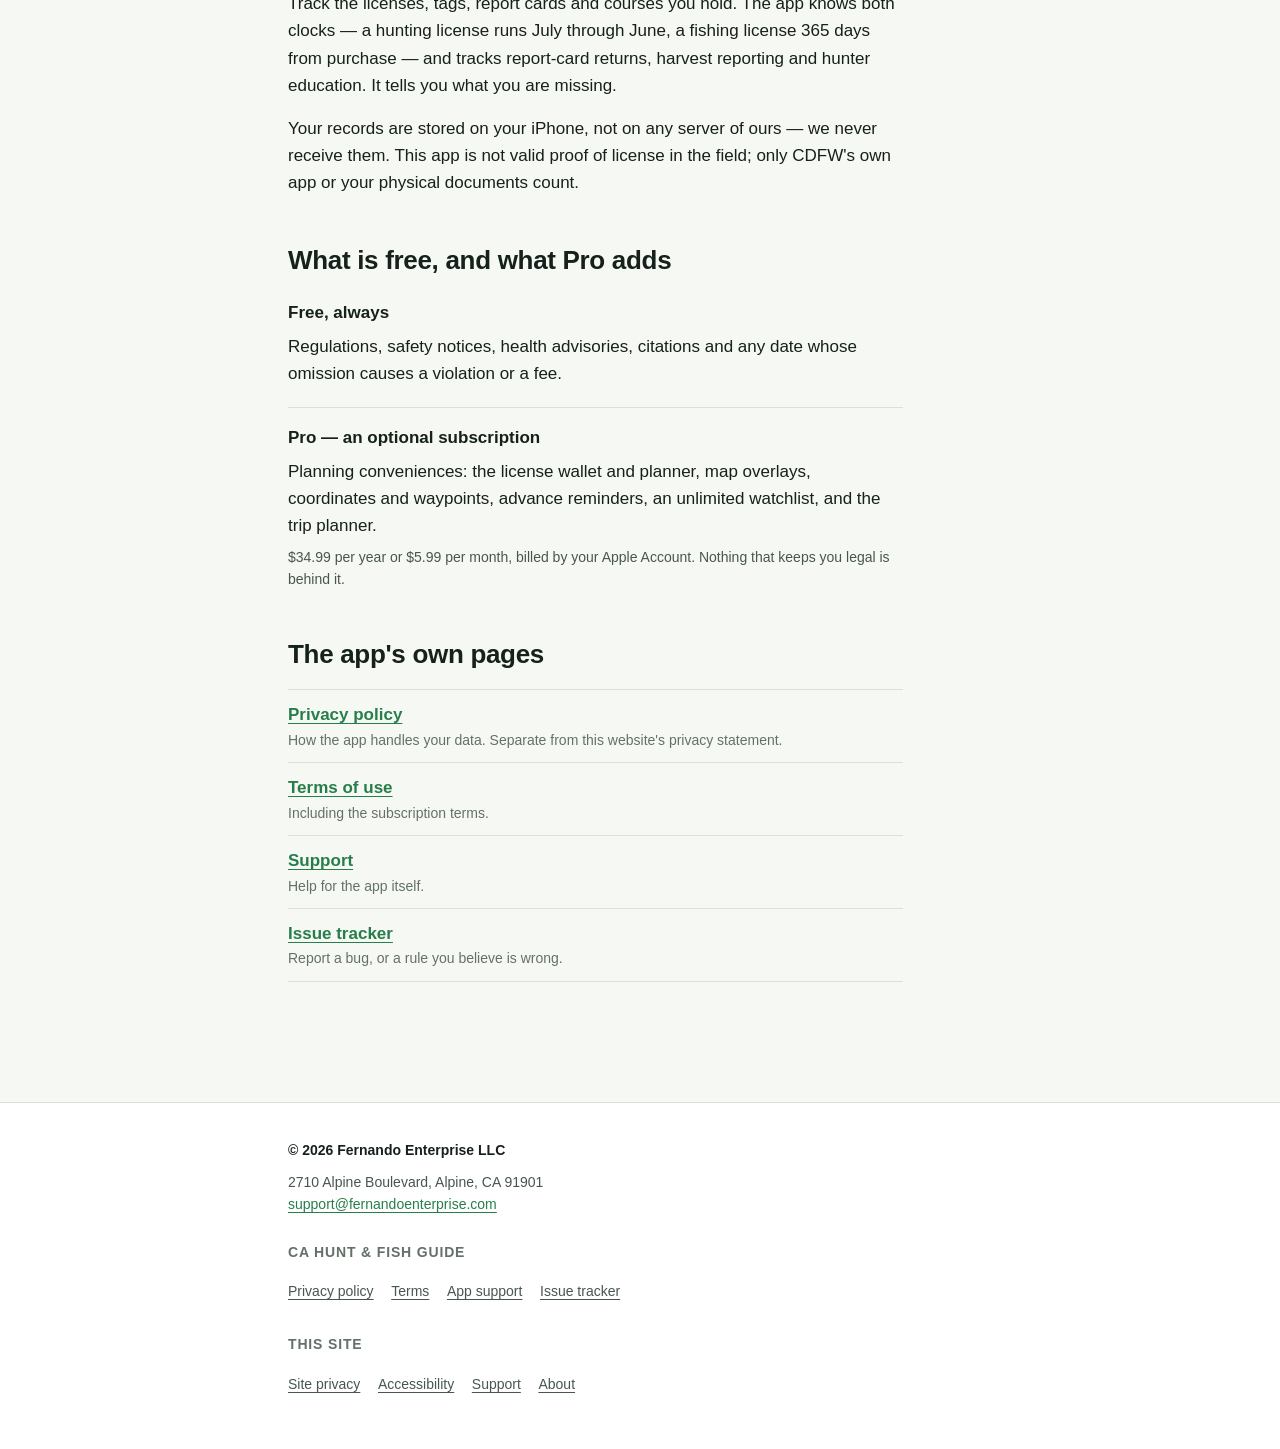
<file: apps/ca-hunt-fish-guide/index.html>
<!DOCTYPE html>
<html lang="en">
<head>
<meta charset="utf-8">
<meta name="viewport" content="width=device-width, initial-scale=1">
<title>CA Hunt &amp; Fish Guide — Fernando Enterprise</title>
<meta name="description" content="CA Hunt &amp; Fish Guide is an independent, unofficial iOS reference for California hunting and fishing regulations. Coming to the App Store. What is free, what Pro adds, and the app's legal pages.">
<link rel="canonical" href="https://fernandoenterprise.com/apps/ca-hunt-fish-guide/">
<meta property="og:type" content="website">
<meta property="og:site_name" content="Fernando Enterprise">
<meta property="og:title" content="CA Hunt &amp; Fish Guide — Fernando Enterprise">
<meta property="og:description" content="CA Hunt &amp; Fish Guide is an independent, unofficial iOS reference for California hunting and fishing regulations. Coming to the App Store. What is free, what Pro adds, and the app's legal pages.">
<meta property="og:url" content="https://fernandoenterprise.com/apps/ca-hunt-fish-guide/">
<meta property="og:image" content="https://fernandoenterprise.com/assets/app-icon-512.png">
<meta property="og:image:width" content="512">
<meta property="og:image:height" content="512">
<meta property="og:image:alt" content="The CA Hunt &amp; Fish Guide app icon">
<meta name="twitter:card" content="summary">
<link rel="icon" href="/assets/favicon.svg" type="image/svg+xml">
<link rel="icon" href="/assets/favicon-32.png" sizes="32x32" type="image/png">
<link rel="apple-touch-icon" href="/apple-touch-icon.png">
<link rel="stylesheet" href="/assets/site.css">
</head>
<body>
<a class="skip" href="#main">Skip to content</a>

<header class="site-header">
  <div class="wrap">
    <a class="wordmark" href="/">
      <svg class="ridge" width="34" height="10" viewBox="-1 0 34 10" aria-hidden="true" focusable="false">
        <polyline points="0,7.1 5.3,3.4 9.4,6.3 14.3,1.3 19.1,6 23.8,3.3 32,7.9"/>
      </svg>
      Fernando Enterprise
    </a>
    <nav class="site-nav" aria-label="Main">
      <ul>
        <li><a href="/">Home</a></li>
        <li><a href="/#apps">Apps</a></li>
        <li><a href="/support/">Support</a></li>
        <li><a href="/about/">About</a></li>
      </ul>
    </nav>
  </div>
</header>

<main id="main">
  <div class="wrap page">
    <div class="hero">
      <img src="/assets/app-icon-512.png" width="96" height="96"
           alt="CA Hunt &amp; Fish Guide app icon: a white fish beneath a ridge line on a green field.">
      <div class="hero-text">
        <p class="status">Coming to the App Store</p>
        <h1>CA Hunt &amp; Fish Guide</h1>
        <p class="lede">Regulations, seasons, licenses</p>
      </div>
    </div>
    <hr class="title-rule">

    <p>An independent, unofficial reference for California hunting and fishing
    regulations, for people who would rather check than guess. It is an iPhone app,
    and it is not on the App Store yet.</p>

    <div class="callout">
      <p><strong>Not affiliated with, endorsed by, or approved by the California
      Department of Fish and Wildlife or the State of California.</strong></p>
      <p class="note">The California Code of Regulations and Fish and Game Code, as
      published by the State, are the legal authority. This app is informational only
      and is not legal advice. Always verify with CDFW before you go.</p>
    </div>

    <section class="section" aria-labelledby="src-h">
      <h2 id="src-h">Every rule shows its source</h2>
      <p>Every value shows the official source it came from, its citation, and the date
      it was checked. When something is not published yet, the app says so instead of
      guessing.</p>
    </section>

    <section class="section" aria-labelledby="what-h">
      <h2 id="what-h">What is in it</h2>

      <h3>Fishing</h3>
      <ul>
        <li>Per-water regulations for hundreds of California waters, plus statewide defaults</li>
        <li>Ocean regulations by area, with per-species size and bag limits</li>
        <li>Marine Protected Areas with each area's take rules, quoted and cited</li>
        <li>Operated lakes with permits, hours and stocking data</li>
      </ul>

      <h3>Hunting</h3>
      <ul>
        <li>Deer zones with seasons, quotas, tag classes and validity</li>
        <li>Bear, wild pig, elk, pronghorn and bighorn</li>
        <li>Waterfowl, upland game birds and small game</li>
        <li>Legal shooting hours, and where you may and may not shoot</li>
        <li>Big Game Drawing planner with the dates that cost money if you miss them</li>
      </ul>

      <h3>Spearfishing</h3>
      <p>Entry points, conditions, per-spot legality, structure charts, dive log.</p>

      <h3>Maps</h3>
      <p>Waters, lakes, MPAs, deer and waterfowl zones, public land, BLM and Forest
      Service land, weather alerts, water quality, topo and depth charts. The maps are a
      reference drawing, not a navigation instrument. The regulations and boundaries are
      on the device and open with no signal; weather, tides, elevation, water quality,
      topo and depth need a connection.</p>

      <h3>Your documents</h3>
      <p>Track the licenses, tags, report cards and courses you hold. The app knows both
      clocks — a hunting license runs July through June, a fishing license 365 days from
      purchase — and tracks report-card returns, harvest reporting and hunter education.
      It tells you what you are missing.</p>
      <p>Your records are stored on your iPhone, not on any server of ours — we never
      receive them. This app is not valid proof of license in the field; only CDFW's own
      app or your physical documents count.</p>
    </section>

    <section class="section" aria-labelledby="price-h">
      <h2 id="price-h">What is free, and what Pro adds</h2>
      <dl class="tiers">
        <dt>Free, always</dt>
        <dd>Regulations, safety notices, health advisories, citations and any date whose
        omission causes a violation or a fee.</dd>

        <dt>Pro — an optional subscription</dt>
        <dd>Planning conveniences: the license wallet and planner, map overlays,
        coordinates and waypoints, advance reminders, an unlimited watchlist, and the
        trip planner.</dd>
        <dd class="price">$34.99 per year or $5.99 per month, billed by your Apple
        Account. Nothing that keeps you legal is behind it.</dd>
      </dl>
    </section>

    <section class="section" aria-labelledby="legal-h">
      <h2 id="legal-h">The app's own pages</h2>
      <ul class="linklist">
        <li><a href="https://fernando-enterprise-llc.github.io/ca-hunt-fish-releases/privacy.html">Privacy policy</a>
            <span>How the app handles your data. Separate from this website's privacy statement.</span></li>
        <li><a href="https://fernando-enterprise-llc.github.io/ca-hunt-fish-releases/terms.html">Terms of use</a>
            <span>Including the subscription terms.</span></li>
        <li><a href="https://fernando-enterprise-llc.github.io/ca-hunt-fish-releases/support.html">Support</a>
            <span>Help for the app itself.</span></li>
        <li><a href="https://github.com/Fernando-Enterprise-LLC/ca-hunt-fish-releases/issues">Issue tracker</a>
            <span>Report a bug, or a rule you believe is wrong.</span></li>
      </ul>
    </section>
  </div>
</main>

<footer class="site-footer">
  <div class="wrap">
    <p class="legal">&copy; 2026 Fernando Enterprise LLC</p>
    <address>
      2710 Alpine Boulevard, Alpine, CA 91901<br>
      <a href="mailto:support@fernandoenterprise.com">support@fernandoenterprise.com</a>
    </address>

    <div class="footer-group">
      <h2>CA Hunt &amp; Fish Guide</h2>
      <ul class="footer-links">
        <li><a href="https://fernando-enterprise-llc.github.io/ca-hunt-fish-releases/privacy.html">Privacy policy</a></li>
        <li><a href="https://fernando-enterprise-llc.github.io/ca-hunt-fish-releases/terms.html">Terms</a></li>
        <li><a href="https://fernando-enterprise-llc.github.io/ca-hunt-fish-releases/support.html">App support</a></li>
        <li><a href="https://github.com/Fernando-Enterprise-LLC/ca-hunt-fish-releases/issues">Issue tracker</a></li>
      </ul>
    </div>

    <div class="footer-group">
      <h2>This site</h2>
      <ul class="footer-links">
        <li><a href="/privacy/">Site privacy</a></li>
        <li><a href="/accessibility/">Accessibility</a></li>
        <li><a href="/support/">Support</a></li>
        <li><a href="/about/">About</a></li>
      </ul>
    </div>
  </div>
</footer>
</body>
</html>
</file>
<file: assets/site.css>
/* Fernando Enterprise — one stylesheet, no external fonts, no third-party assets. */

/* ---- Tokens ------------------------------------------------------------- */

:root {
  color-scheme: light dark;

  /* Neutrals biased toward the brand green — no pure grey anywhere. */
  --bg:            #f6f8f4;
  --surface:       #ffffff;
  --ink:           #16211b;
  --ink-soft:      #47574e;
  --ink-faint: #637168;
  --rule:          #d9e2da;
  --rule-soft:     #e7ede6;

  --accent:        #277e4a;
  --accent-ink:    #1e6a3d;   /* link hover / pressed */
  --accent-wash:   #eef4ee;   /* the one tinted surface */

  --icon-top:      #1c3d2e;
  --icon-bottom:   #2f5e4c;

  /* Type scale — 1.25, with a fluid top step. */
  --step--1: 0.875rem;
  --step-0:  1.0625rem;
  --step-1:  1.3125rem;
  --step-2:  1.625rem;
  --step-3:  clamp(2rem, 1.35rem + 2.6vw, 2.75rem);

  --measure: 65ch;
  --gutter:  16px;
  --container: 46rem;

  --font: ui-sans-serif, -apple-system, BlinkMacSystemFont, "Segoe UI", Roboto,
          "Helvetica Neue", Arial, sans-serif;
}

@media (prefers-color-scheme: dark) {
  :root {
    --bg:          #0f1613;
    --surface:     #15201a;
    --ink:         #e7ede8;
    --ink-soft:    #b3c2b8;
    --ink-faint:   #8c9d92;
    --rule:        #26332c;
    --rule-soft:   #1e2a24;

    --accent:      #53ab7a;
    --accent-ink:  #74c194;
    --accent-wash: #16241d;
  }
}

/* ---- Reset-ish ---------------------------------------------------------- */

*, *::before, *::after { box-sizing: border-box; }

html { -webkit-text-size-adjust: 100%; }

body {
  margin: 0;
  background: var(--bg);
  color: var(--ink);
  font-family: var(--font);
  font-size: var(--step-0);
  line-height: 1.6;
  overflow-wrap: break-word;
}

img { max-width: 100%; height: auto; }

/* ---- Type --------------------------------------------------------------- */

h1, h2, h3 {
  text-wrap: balance;
  line-height: 1.18;
  letter-spacing: -0.012em;
  margin: 0 0 0.5rem;
  font-weight: 620;
}

h1 { font-size: var(--step-3); letter-spacing: -0.021em; }
h2 { font-size: var(--step-2); margin-top: 2.75rem; }
h3 { font-size: var(--step-1); margin-top: 1.75rem; }

p, ul, ol, dl { margin: 0 0 1rem; max-width: var(--measure); }

ul, ol { padding-left: 1.15rem; }
li { margin-bottom: 0.35rem; }
li::marker { color: var(--ink-faint); }

.lede {
  font-size: var(--step-1);
  line-height: 1.45;
  color: var(--ink-soft);
  max-width: 34ch;
  text-wrap: balance;
}

.note {
  font-size: var(--step--1);
  color: var(--ink-faint);
  max-width: var(--measure);
}

strong { font-weight: 640; }

a {
  color: var(--accent);
  text-decoration-thickness: 1px;
  text-underline-offset: 0.18em;
}
a:hover { color: var(--accent-ink); }

:focus-visible {
  outline: 2px solid var(--accent);
  outline-offset: 3px;
  border-radius: 2px;
}

/* ---- Skip link ---------------------------------------------------------- */

.skip {
  position: absolute;
  left: -9999px;
  top: 0;
}
.skip:focus {
  left: var(--gutter);
  top: 0.5rem;
  z-index: 10;
  padding: 0.5rem 0.75rem;
  background: var(--surface);
  color: var(--ink);
  border: 1px solid var(--accent);
  text-decoration: none;
}

/* ---- Shell -------------------------------------------------------------- */

.wrap {
  width: 100%;
  max-width: var(--container);
  margin-inline: auto;
  padding-inline: var(--gutter);
}

.site-header {
  border-bottom: 1px solid var(--rule);
  background: var(--surface);
}

.site-header .wrap {
  display: flex;
  flex-wrap: wrap;
  align-items: baseline;
  gap: 0.5rem 1.5rem;
  padding-block: 1rem;
}

.wordmark {
  display: inline-flex;
  align-items: center;
  gap: 0.55rem;
  font-size: var(--step-0);
  font-weight: 640;
  letter-spacing: -0.014em;
  color: var(--ink);
  text-decoration: none;
  margin-right: auto;
}
.wordmark:hover { color: var(--ink); }
.wordmark:hover .ridge { stroke: var(--accent-ink); }

/* The one decorative element on the site: the app icon's ridge line. */
.ridge {
  fill: none;
  stroke: var(--accent);
  stroke-width: 2;
  stroke-linejoin: round;
  stroke-linecap: round;
  flex: none;
}

.site-nav ul {
  display: flex;
  flex-wrap: wrap;
  gap: 0.25rem 1.25rem;
  list-style: none;
  margin: 0;
  padding: 0;
  font-size: var(--step--1);
}
.site-nav a {
  color: var(--ink-soft);
  text-decoration: none;
  padding-block: 0.15rem;
  border-bottom: 1px solid transparent;
}
.site-nav a:hover {
  color: var(--ink);
  border-bottom-color: var(--rule);
}
.site-nav a[aria-current="page"] {
  color: var(--ink);
  border-bottom-color: var(--accent);
}

main { display: block; }

.page {
  padding-block: 3rem 3.5rem;
}

.page > :first-child { margin-top: 0; }

/* The single accent rule, under the page title. */
.title-rule {
  border: 0;
  border-top: 2px solid var(--accent);
  width: 2.5rem;
  margin: 1.5rem 0 2rem;
}

/* ---- Sections ----------------------------------------------------------- */

.section { margin-top: 3rem; }
.section > h2 { margin-top: 0; }

.divider {
  border: 0;
  border-top: 1px solid var(--rule);
  margin: 3rem 0 0;
}

/* ---- Product cards ------------------------------------------------------ */

.products {
  list-style: none;
  padding: 0;
  margin: 1.5rem 0 0;
  max-width: none;
  display: grid;
  gap: 1.25rem;
}

.product {
  background: var(--surface);
  border: 1px solid var(--rule);
  border-left: 3px solid var(--accent);
  padding: 1.25rem var(--gutter) 1.35rem;
  margin: 0;
}
.product--pending {
  border-left-color: var(--rule);
  background: none;
}

.product h3 { margin-top: 0; }
.product > :last-child { margin-bottom: 0; }

.product-head {
  display: flex;
  align-items: flex-start;
  gap: 0.9rem;
}
.product-head img {
  width: 56px;
  height: 56px;
  border-radius: 12px;
  flex: none;
}

.status {
  display: inline-block;
  font-size: 0.78rem;
  letter-spacing: 0.06em;
  text-transform: uppercase;
  font-weight: 640;
  color: var(--accent);
  margin: 0 0 0.35rem;
}
.status--pending { color: var(--ink-faint); }

.subtitle {
  color: var(--ink-soft);
  font-size: var(--step--1);
  margin: 0.15rem 0 0.9rem;
}

.product-body { min-width: 0; }
.product-body > :first-child { margin-top: 0; }
.product-body > :last-child { margin-bottom: 0; }

/* ---- Product page bits -------------------------------------------------- */

.hero {
  display: flex;
  align-items: flex-start;
  gap: 1.25rem;
  flex-wrap: wrap;
}
.hero img {
  width: 96px;
  height: 96px;
  border-radius: 20px;
  flex: none;
}
.hero-text { min-width: min(100%, 18rem); flex: 1 1 22rem; }
.hero-text > :first-child { margin-top: 0; }

.callout {
  background: var(--accent-wash);
  border: 1px solid var(--rule);
  border-left: 3px solid var(--accent);
  padding: 1rem var(--gutter);
  margin: 2rem 0;
  max-width: var(--measure);
}
.callout > :first-child { margin-top: 0; }
.callout > :last-child { margin-bottom: 0; }

.tiers {
  margin: 1.5rem 0 0;
  max-width: var(--measure);
}
.tiers dt {
  font-weight: 640;
  margin-top: 1.25rem;
  border-top: 1px solid var(--rule);
  padding-top: 1rem;
}
.tiers dt:first-child { border-top: 0; padding-top: 0; margin-top: 0; }
.tiers dd { margin: 0.4rem 0 0; }

.price {
  font-size: var(--step--1);
  color: var(--ink-soft);
  margin-top: 0.35rem;
}

.linklist {
  list-style: none;
  padding: 0;
  margin: 1.25rem 0 0;
  max-width: var(--measure);
}
.linklist li {
  border-top: 1px solid var(--rule);
  padding-block: 0.7rem;
  margin: 0;
}
.linklist li:last-child { border-bottom: 1px solid var(--rule); }
.linklist a { font-weight: 560; }
.linklist span {
  display: block;
  font-size: var(--step--1);
  color: var(--ink-faint);
}

/* ---- Footer ------------------------------------------------------------- */

.site-footer {
  border-top: 1px solid var(--rule);
  background: var(--surface);
  padding-block: 2.25rem 3rem;
  font-size: var(--step--1);
  color: var(--ink-soft);
  margin-top: 4rem;
}

.site-footer p { margin: 0 0 0.6rem; max-width: var(--measure); }

.site-footer .legal {
  color: var(--ink);
  font-weight: 600;
}

.footer-links {
  list-style: none;
  display: flex;
  flex-wrap: wrap;
  gap: 0.25rem 1.1rem;
  padding: 0;
  margin: 1.25rem 0 0;
}
.footer-links a { color: var(--ink-soft); }
.footer-links a:hover { color: var(--accent); }

.footer-group { margin-top: 1.75rem; }
.footer-group h2 {
  font-size: var(--step--1);
  font-weight: 640;
  color: var(--ink-faint);
  letter-spacing: 0.06em;
  text-transform: uppercase;
  margin: 0 0 0.5rem;
}

address { font-style: normal; }
</file>
